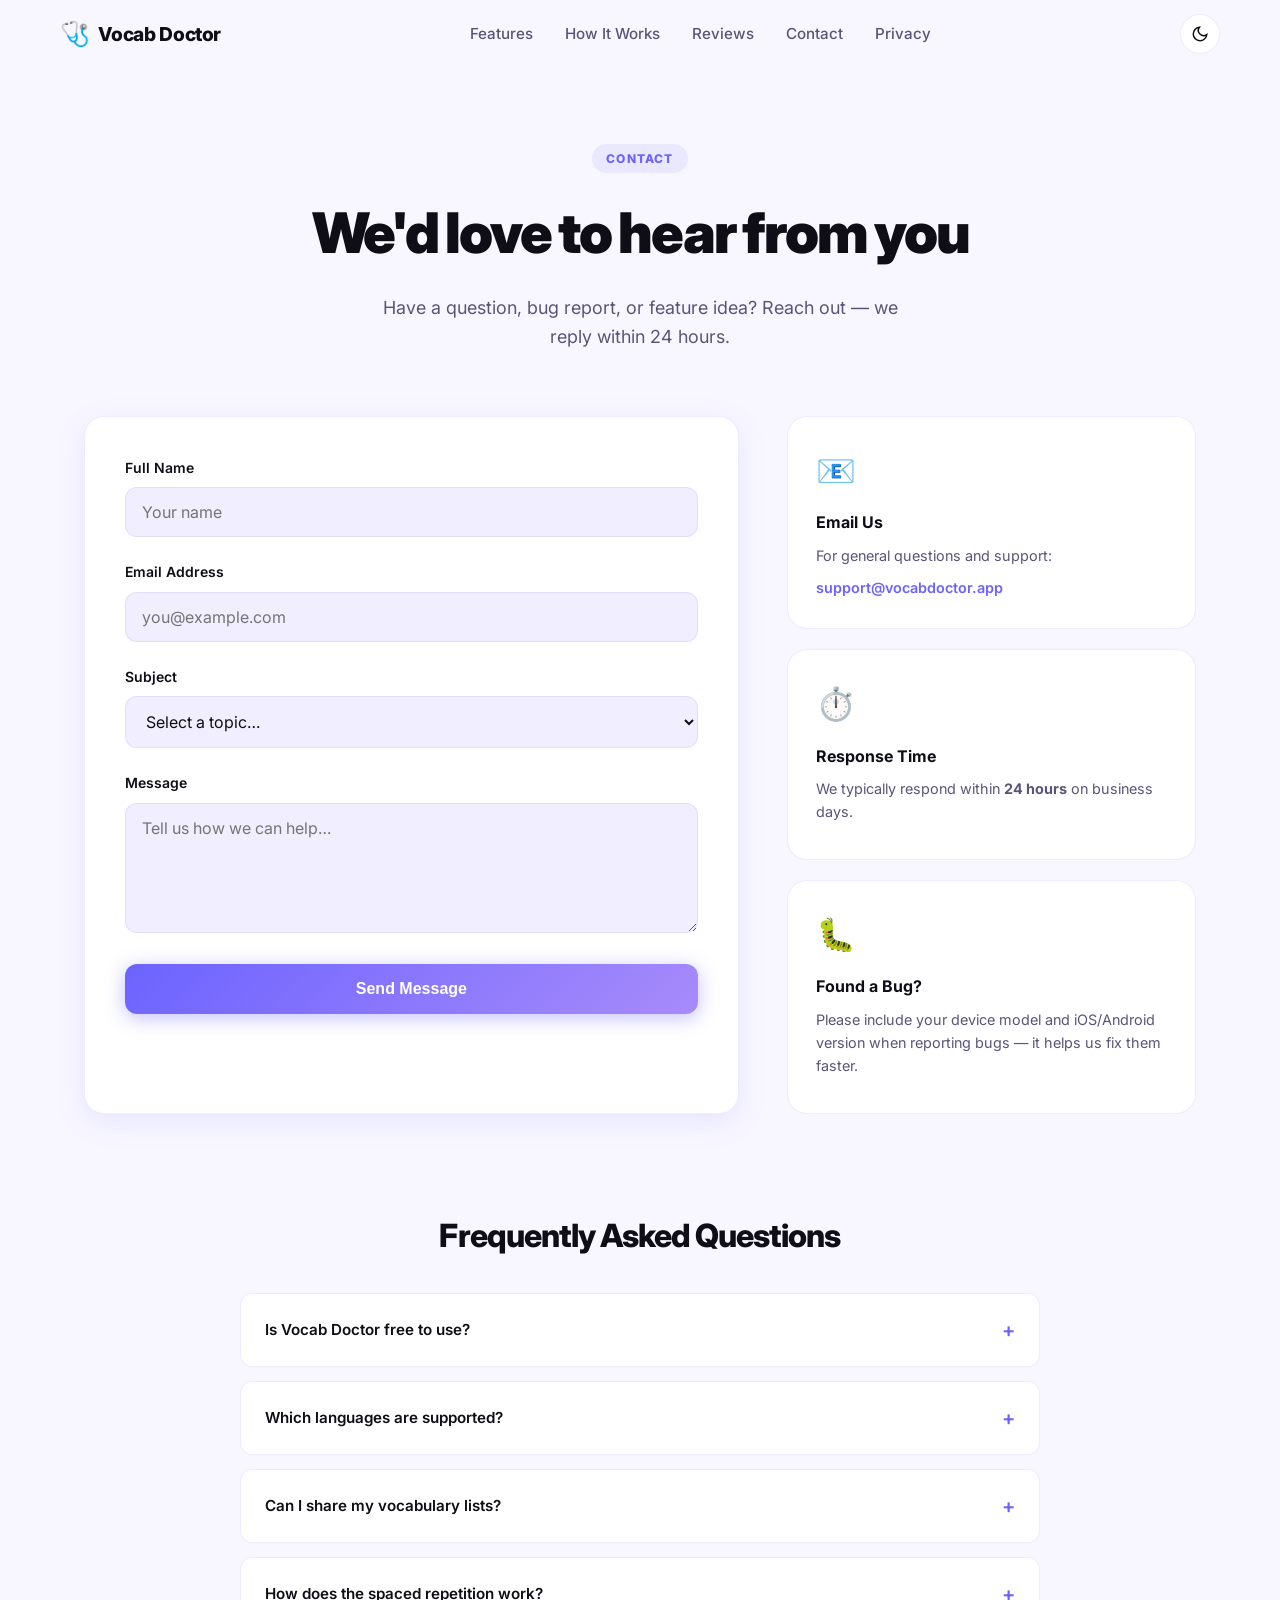
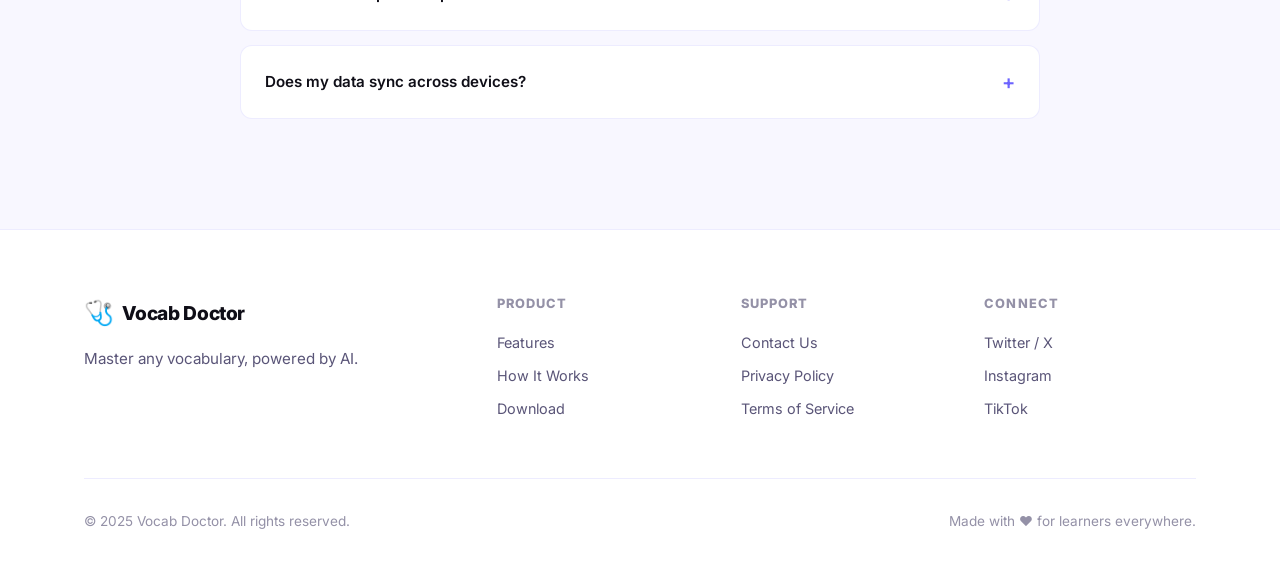
<file: contact.html>
<!DOCTYPE html>
<html lang="en" data-theme="light">
<head>
    <meta charset="UTF-8">
    <meta name="viewport" content="width=device-width, initial-scale=1.0">
    <title>Contact — Vocab Doctor</title>
    <link rel="preconnect" href="https://fonts.googleapis.com">
    <link href="https://fonts.googleapis.com/css2?family=Inter:wght@300;400;500;600;700;800;900&display=swap" rel="stylesheet">
    <link rel="stylesheet" href="styles.css">
</head>
<body>

    <nav class="nav" id="nav">
        <div class="nav-inner">
            <a href="index.html" class="brand">
                <span class="brand-icon">🩺</span>
                <span class="brand-name">Vocab Doctor</span>
            </a>
            <ul class="nav-menu" id="navMenu">
                <li><a href="index.html#features">Features</a></li>
                <li><a href="index.html#how-it-works">How It Works</a></li>
                <li><a href="index.html#testimonials">Reviews</a></li>
                <li><a href="contact.html">Contact</a></li>
                <li><a href="privacy.html">Privacy</a></li>
            </ul>
            <div class="nav-actions">
                <button class="theme-btn" id="themeBtn" aria-label="Toggle theme">
                    <svg class="icon-sun" viewBox="0 0 24 24" fill="none" stroke="currentColor" stroke-width="2"><circle cx="12" cy="12" r="5"/><path d="M12 1v2M12 21v2M4.22 4.22l1.42 1.42M18.36 18.36l1.42 1.42M1 12h2M21 12h2M4.22 19.78l1.42-1.42M18.36 5.64l1.42-1.42"/></svg>
                    <svg class="icon-moon" viewBox="0 0 24 24" fill="none" stroke="currentColor" stroke-width="2"><path d="M21 12.79A9 9 0 1 1 11.21 3 7 7 0 0 0 21 12.79z"/></svg>
                </button>
                <button class="hamburger" id="hamburger" aria-label="Menu">
                    <span></span><span></span><span></span>
                </button>
            </div>
        </div>
    </nav>

    <section class="page-hero">
        <div class="container">
            <div class="section-tag">Contact</div>
            <h1>We'd love to hear from you</h1>
            <p>Have a question, bug report, or feature idea? Reach out — we reply within 24 hours.</p>
        </div>
    </section>

    <div class="container">
        <div class="contact-layout">
            <div class="form-card">
                <form id="contactForm">
                    <div class="form-row">
                        <label for="name">Full Name</label>
                        <input type="text" id="name" placeholder="Your name" required>
                    </div>
                    <div class="form-row">
                        <label for="email">Email Address</label>
                        <input type="email" id="email" placeholder="you@example.com" required>
                    </div>
                    <div class="form-row">
                        <label for="subject">Subject</label>
                        <select id="subject">
                            <option value="">Select a topic…</option>
                            <option>Bug Report</option>
                            <option>Feature Request</option>
                            <option>Account Issue</option>
                            <option>General Question</option>
                            <option>Other</option>
                        </select>
                    </div>
                    <div class="form-row">
                        <label for="message">Message</label>
                        <textarea id="message" placeholder="Tell us how we can help…"></textarea>
                    </div>
                    <button type="submit" class="submit-btn">Send Message</button>
                </form>
                <div class="success-msg" id="successMsg">
                    <div class="checkmark">✓</div>
                    <h3>Message sent!</h3>
                    <p>Thanks for reaching out. We'll get back to you within 24 hours.</p>
                </div>
            </div>

            <div class="info-cards">
                <div class="info-card">
                    <div class="info-card-icon">📧</div>
                    <h3>Email Us</h3>
                    <p>For general questions and support:</p>
                    <a href="mailto:support@vocabdoctor.app">support@vocabdoctor.app</a>
                </div>
                <div class="info-card">
                    <div class="info-card-icon">⏱️</div>
                    <h3>Response Time</h3>
                    <p>We typically respond within <strong>24 hours</strong> on business days.</p>
                </div>
                <div class="info-card">
                    <div class="info-card-icon">🐛</div>
                    <h3>Found a Bug?</h3>
                    <p>Please include your device model and iOS/Android version when reporting bugs — it helps us fix them faster.</p>
                </div>
            </div>
        </div>

        <section class="faq-section">
            <h2>Frequently Asked Questions</h2>
            <div class="faq-list">
                <div class="faq-item">
                    <div class="faq-q">
                        <span>Is Vocab Doctor free to use?</span>
                        <span class="faq-chevron">+</span>
                    </div>
                    <div class="faq-a">
                        <p>Yes! Vocab Doctor is free to download and use. A Pro upgrade is available for unlimited AI enrichment, advanced analytics, and priority support.</p>
                    </div>
                </div>
                <div class="faq-item">
                    <div class="faq-q">
                        <span>Which languages are supported?</span>
                        <span class="faq-chevron">+</span>
                    </div>
                    <div class="faq-a">
                        <p>Vocab Doctor supports 50+ languages including Spanish, French, German, Japanese, Arabic, Chinese, Korean, Portuguese, and many more. The AI enrichment works in all supported languages.</p>
                    </div>
                </div>
                <div class="faq-item">
                    <div class="faq-q">
                        <span>Can I share my vocabulary lists?</span>
                        <span class="faq-chevron">+</span>
                    </div>
                    <div class="faq-a">
                        <p>Yes! You can share any list with classmates or study partners. They'll be able to study your list and even add their own notes and enrichment.</p>
                    </div>
                </div>
                <div class="faq-item">
                    <div class="faq-q">
                        <span>How does the spaced repetition work?</span>
                        <span class="faq-chevron">+</span>
                    </div>
                    <div class="faq-a">
                        <p>We use the SM-2 algorithm to schedule reviews at optimal intervals. After each card, you rate how well you remembered it (Hard / Good / Easy), and the algorithm adjusts when you'll see that card next — reviewing it just before you'd forget it.</p>
                    </div>
                </div>
                <div class="faq-item">
                    <div class="faq-q">
                        <span>Does my data sync across devices?</span>
                        <span class="faq-chevron">+</span>
                    </div>
                    <div class="faq-a">
                        <p>Yes! Your vocabulary lists, progress, and streaks sync seamlessly across all your devices via secure cloud sync — available on both iOS and Android.</p>
                    </div>
                </div>
            </div>
        </section>
    </div>

    <footer class="footer">
        <div class="container">
            <div class="footer-top">
                <div class="footer-brand">
                    <a href="index.html" class="brand">
                        <span class="brand-icon">🩺</span>
                        <span class="brand-name">Vocab Doctor</span>
                    </a>
                    <p>Master any vocabulary, powered by AI.</p>
                </div>
                <div class="footer-links">
                    <div>
                        <h4>Product</h4>
                        <a href="index.html#features">Features</a>
                        <a href="index.html#how-it-works">How It Works</a>
                        <a href="index.html#download">Download</a>
                    </div>
                    <div>
                        <h4>Support</h4>
                        <a href="contact.html">Contact Us</a>
                        <a href="privacy.html">Privacy Policy</a>
                        <a href="#">Terms of Service</a>
                    </div>
                    <div>
                        <h4>Connect</h4>
                        <a href="#">Twitter / X</a>
                        <a href="#">Instagram</a>
                        <a href="#">TikTok</a>
                    </div>
                </div>
            </div>
            <div class="footer-bottom">
                <p>&copy; 2025 Vocab Doctor. All rights reserved.</p>
                <p>Made with ❤️ for learners everywhere.</p>
            </div>
        </div>
    </footer>

    <script src="script.js"></script>
</body>
</html>
</file>
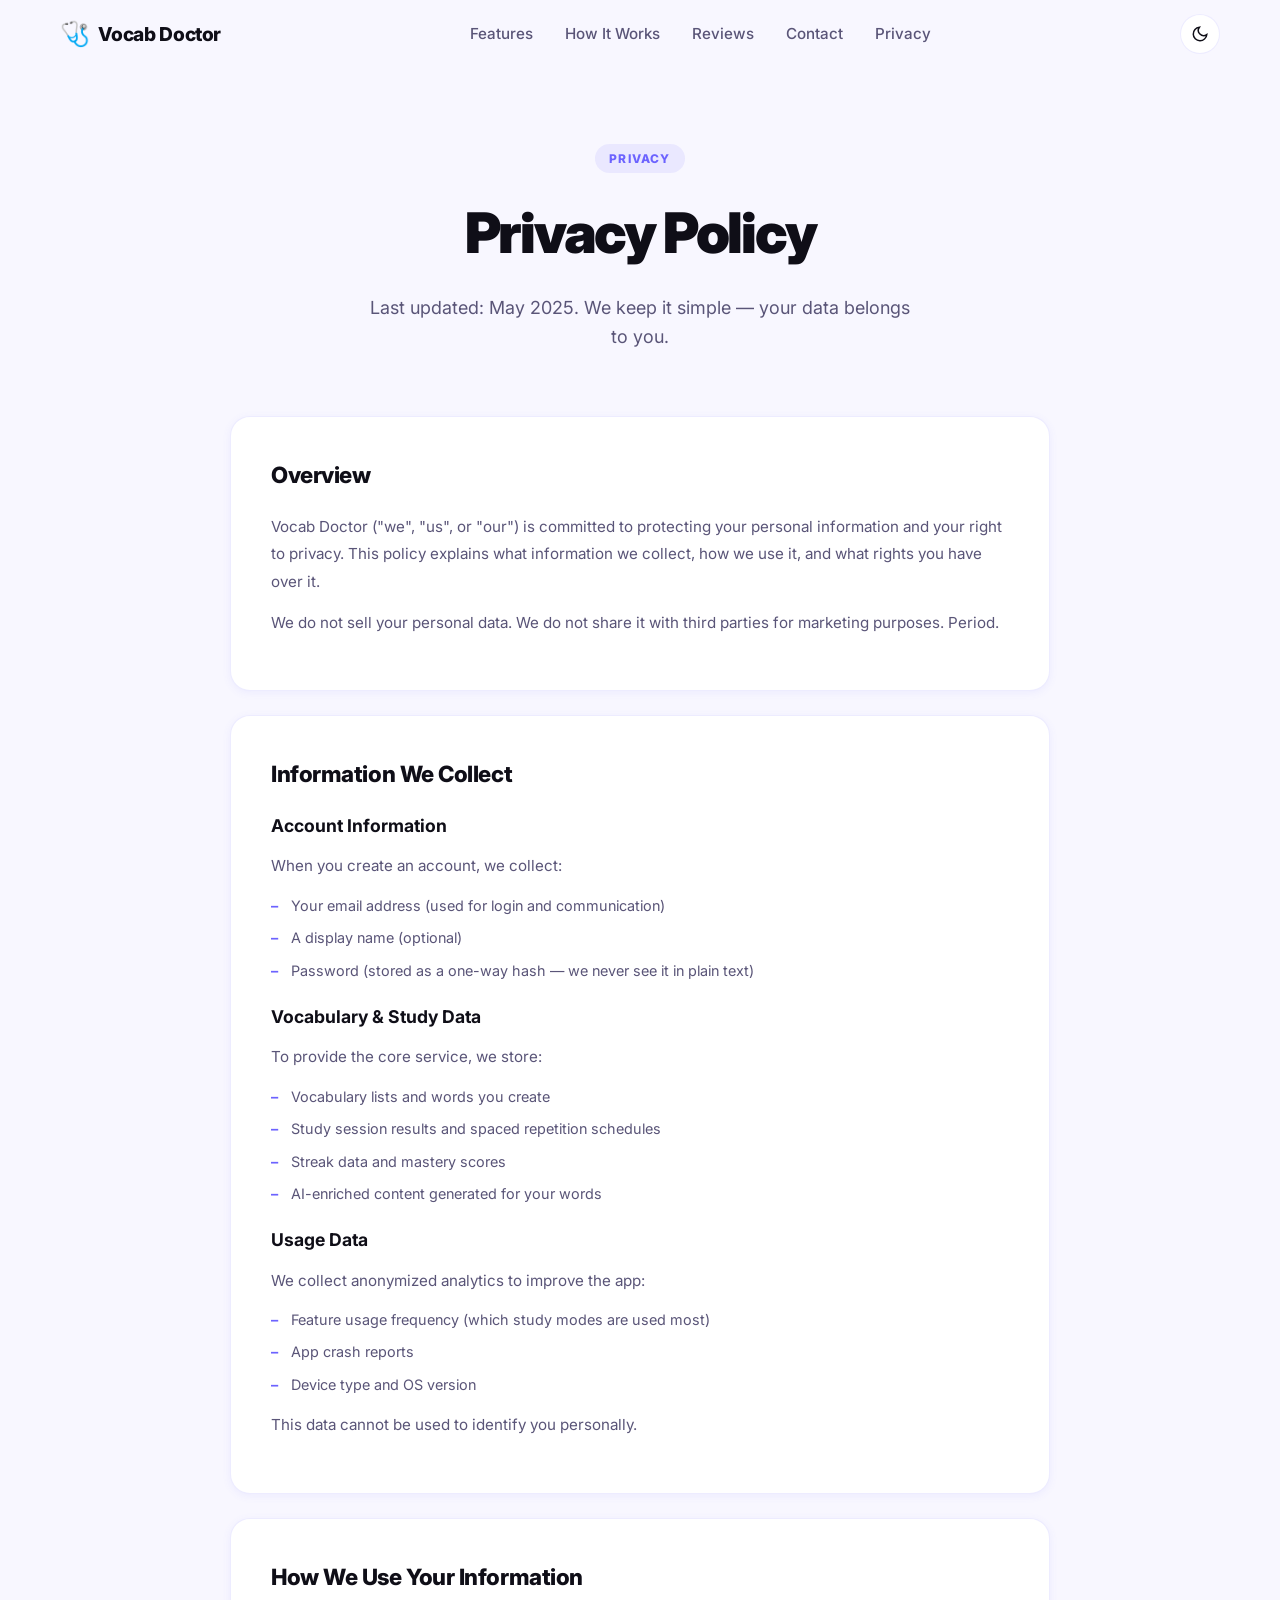
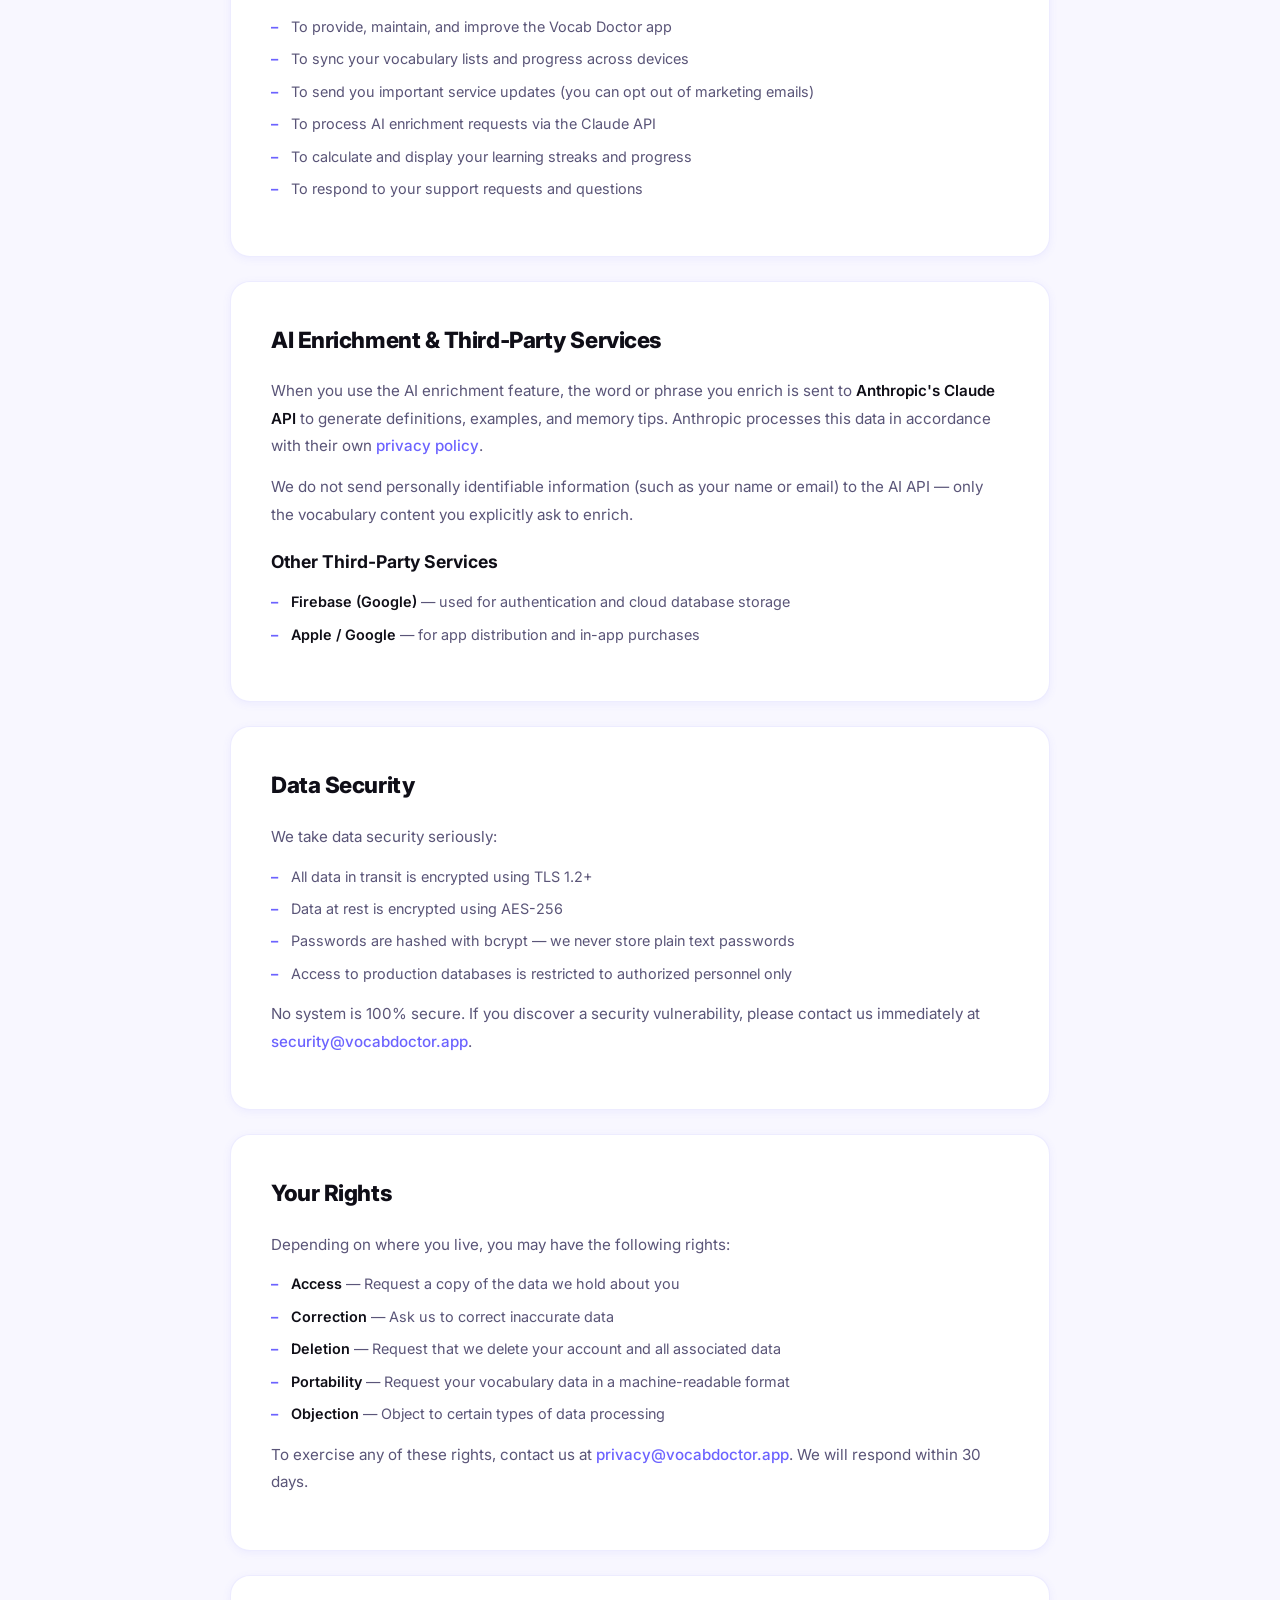
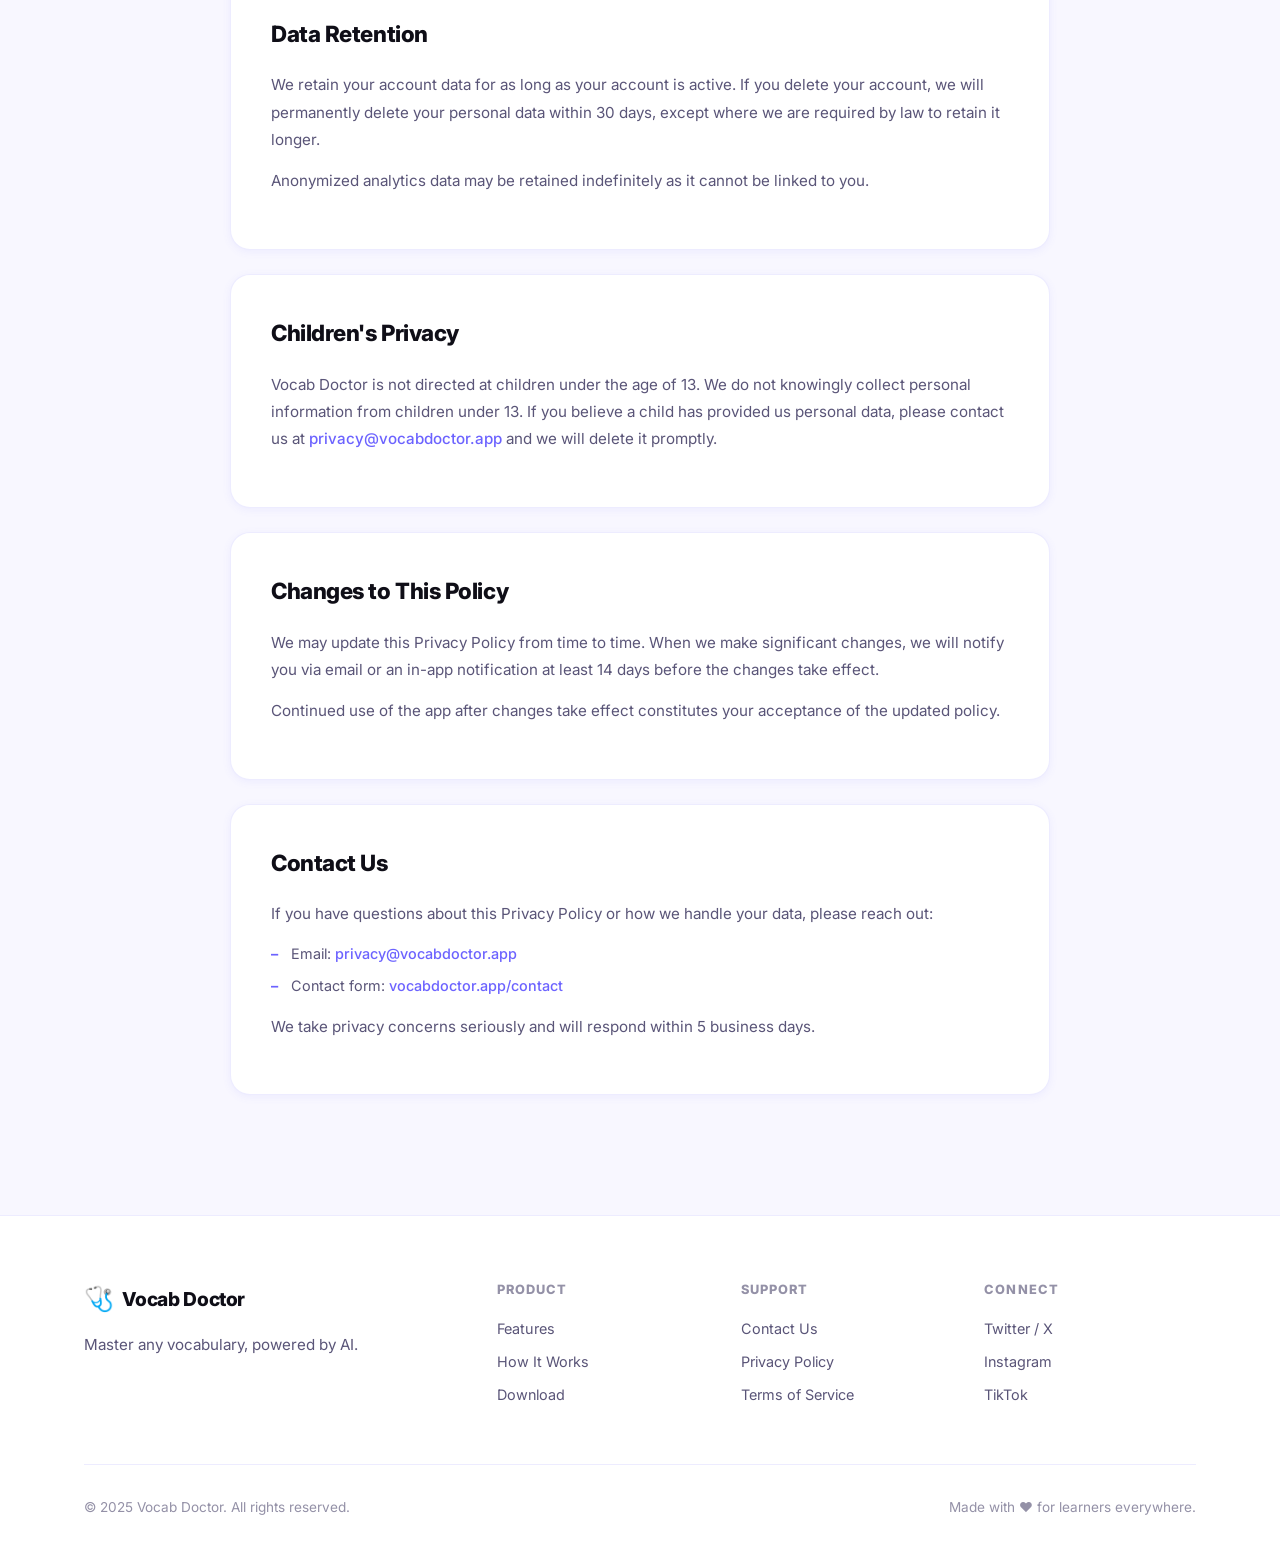
<file: privacy.html>
<!DOCTYPE html>
<html lang="en" data-theme="light">
<head>
    <meta charset="UTF-8">
    <meta name="viewport" content="width=device-width, initial-scale=1.0">
    <title>Privacy Policy — Vocab Doctor</title>
    <link rel="preconnect" href="https://fonts.googleapis.com">
    <link href="https://fonts.googleapis.com/css2?family=Inter:wght@300;400;500;600;700;800;900&display=swap" rel="stylesheet">
    <link rel="stylesheet" href="styles.css">
</head>
<body>

    <nav class="nav" id="nav">
        <div class="nav-inner">
            <a href="index.html" class="brand">
                <span class="brand-icon">🩺</span>
                <span class="brand-name">Vocab Doctor</span>
            </a>
            <ul class="nav-menu" id="navMenu">
                <li><a href="index.html#features">Features</a></li>
                <li><a href="index.html#how-it-works">How It Works</a></li>
                <li><a href="index.html#testimonials">Reviews</a></li>
                <li><a href="contact.html">Contact</a></li>
                <li><a href="privacy.html">Privacy</a></li>
            </ul>
            <div class="nav-actions">
                <button class="theme-btn" id="themeBtn" aria-label="Toggle theme">
                    <svg class="icon-sun" viewBox="0 0 24 24" fill="none" stroke="currentColor" stroke-width="2"><circle cx="12" cy="12" r="5"/><path d="M12 1v2M12 21v2M4.22 4.22l1.42 1.42M18.36 18.36l1.42 1.42M1 12h2M21 12h2M4.22 19.78l1.42-1.42M18.36 5.64l1.42-1.42"/></svg>
                    <svg class="icon-moon" viewBox="0 0 24 24" fill="none" stroke="currentColor" stroke-width="2"><path d="M21 12.79A9 9 0 1 1 11.21 3 7 7 0 0 0 21 12.79z"/></svg>
                </button>
                <button class="hamburger" id="hamburger" aria-label="Menu">
                    <span></span><span></span><span></span>
                </button>
            </div>
        </div>
    </nav>

    <section class="page-hero">
        <div class="container">
            <div class="section-tag">Privacy</div>
            <h1>Privacy Policy</h1>
            <p>Last updated: May 2025. We keep it simple — your data belongs to you.</p>
        </div>
    </section>

    <div class="container">
        <div class="policy-body">

            <div class="policy-card">
                <h2>Overview</h2>
                <p>Vocab Doctor ("we", "us", or "our") is committed to protecting your personal information and your right to privacy. This policy explains what information we collect, how we use it, and what rights you have over it.</p>
                <p>We do not sell your personal data. We do not share it with third parties for marketing purposes. Period.</p>
            </div>

            <div class="policy-card">
                <h2>Information We Collect</h2>
                <h3>Account Information</h3>
                <p>When you create an account, we collect:</p>
                <ul>
                    <li>Your email address (used for login and communication)</li>
                    <li>A display name (optional)</li>
                    <li>Password (stored as a one-way hash — we never see it in plain text)</li>
                </ul>
                <h3>Vocabulary &amp; Study Data</h3>
                <p>To provide the core service, we store:</p>
                <ul>
                    <li>Vocabulary lists and words you create</li>
                    <li>Study session results and spaced repetition schedules</li>
                    <li>Streak data and mastery scores</li>
                    <li>AI-enriched content generated for your words</li>
                </ul>
                <h3>Usage Data</h3>
                <p>We collect anonymized analytics to improve the app:</p>
                <ul>
                    <li>Feature usage frequency (which study modes are used most)</li>
                    <li>App crash reports</li>
                    <li>Device type and OS version</li>
                </ul>
                <p>This data cannot be used to identify you personally.</p>
            </div>

            <div class="policy-card">
                <h2>How We Use Your Information</h2>
                <ul>
                    <li>To provide, maintain, and improve the Vocab Doctor app</li>
                    <li>To sync your vocabulary lists and progress across devices</li>
                    <li>To send you important service updates (you can opt out of marketing emails)</li>
                    <li>To process AI enrichment requests via the Claude API</li>
                    <li>To calculate and display your learning streaks and progress</li>
                    <li>To respond to your support requests and questions</li>
                </ul>
            </div>

            <div class="policy-card">
                <h2>AI Enrichment &amp; Third-Party Services</h2>
                <p>When you use the AI enrichment feature, the word or phrase you enrich is sent to <strong>Anthropic's Claude API</strong> to generate definitions, examples, and memory tips. Anthropic processes this data in accordance with their own <a href="https://www.anthropic.com/privacy" target="_blank" rel="noopener">privacy policy</a>.</p>
                <p>We do not send personally identifiable information (such as your name or email) to the AI API — only the vocabulary content you explicitly ask to enrich.</p>
                <h3>Other Third-Party Services</h3>
                <ul>
                    <li><strong>Firebase (Google)</strong> — used for authentication and cloud database storage</li>
                    <li><strong>Apple / Google</strong> — for app distribution and in-app purchases</li>
                </ul>
            </div>

            <div class="policy-card">
                <h2>Data Security</h2>
                <p>We take data security seriously:</p>
                <ul>
                    <li>All data in transit is encrypted using TLS 1.2+</li>
                    <li>Data at rest is encrypted using AES-256</li>
                    <li>Passwords are hashed with bcrypt — we never store plain text passwords</li>
                    <li>Access to production databases is restricted to authorized personnel only</li>
                </ul>
                <p>No system is 100% secure. If you discover a security vulnerability, please contact us immediately at <a href="mailto:security@vocabdoctor.app">security@vocabdoctor.app</a>.</p>
            </div>

            <div class="policy-card">
                <h2>Your Rights</h2>
                <p>Depending on where you live, you may have the following rights:</p>
                <ul>
                    <li><strong>Access</strong> — Request a copy of the data we hold about you</li>
                    <li><strong>Correction</strong> — Ask us to correct inaccurate data</li>
                    <li><strong>Deletion</strong> — Request that we delete your account and all associated data</li>
                    <li><strong>Portability</strong> — Request your vocabulary data in a machine-readable format</li>
                    <li><strong>Objection</strong> — Object to certain types of data processing</li>
                </ul>
                <p>To exercise any of these rights, contact us at <a href="mailto:privacy@vocabdoctor.app">privacy@vocabdoctor.app</a>. We will respond within 30 days.</p>
            </div>

            <div class="policy-card">
                <h2>Data Retention</h2>
                <p>We retain your account data for as long as your account is active. If you delete your account, we will permanently delete your personal data within 30 days, except where we are required by law to retain it longer.</p>
                <p>Anonymized analytics data may be retained indefinitely as it cannot be linked to you.</p>
            </div>

            <div class="policy-card">
                <h2>Children's Privacy</h2>
                <p>Vocab Doctor is not directed at children under the age of 13. We do not knowingly collect personal information from children under 13. If you believe a child has provided us personal data, please contact us at <a href="mailto:privacy@vocabdoctor.app">privacy@vocabdoctor.app</a> and we will delete it promptly.</p>
            </div>

            <div class="policy-card">
                <h2>Changes to This Policy</h2>
                <p>We may update this Privacy Policy from time to time. When we make significant changes, we will notify you via email or an in-app notification at least 14 days before the changes take effect.</p>
                <p>Continued use of the app after changes take effect constitutes your acceptance of the updated policy.</p>
            </div>

            <div class="policy-card">
                <h2>Contact Us</h2>
                <p>If you have questions about this Privacy Policy or how we handle your data, please reach out:</p>
                <ul>
                    <li>Email: <a href="mailto:privacy@vocabdoctor.app">privacy@vocabdoctor.app</a></li>
                    <li>Contact form: <a href="contact.html">vocabdoctor.app/contact</a></li>
                </ul>
                <p>We take privacy concerns seriously and will respond within 5 business days.</p>
            </div>

        </div>
    </div>

    <footer class="footer">
        <div class="container">
            <div class="footer-top">
                <div class="footer-brand">
                    <a href="index.html" class="brand">
                        <span class="brand-icon">🩺</span>
                        <span class="brand-name">Vocab Doctor</span>
                    </a>
                    <p>Master any vocabulary, powered by AI.</p>
                </div>
                <div class="footer-links">
                    <div>
                        <h4>Product</h4>
                        <a href="index.html#features">Features</a>
                        <a href="index.html#how-it-works">How It Works</a>
                        <a href="index.html#download">Download</a>
                    </div>
                    <div>
                        <h4>Support</h4>
                        <a href="contact.html">Contact Us</a>
                        <a href="privacy.html">Privacy Policy</a>
                        <a href="#">Terms of Service</a>
                    </div>
                    <div>
                        <h4>Connect</h4>
                        <a href="#">Twitter / X</a>
                        <a href="#">Instagram</a>
                        <a href="#">TikTok</a>
                    </div>
                </div>
            </div>
            <div class="footer-bottom">
                <p>&copy; 2025 Vocab Doctor. All rights reserved.</p>
                <p>Made with ❤️ for learners everywhere.</p>
            </div>
        </div>
    </footer>

    <script src="script.js"></script>
</body>
</html>
</file>
<file: styles.css>
/* ===========================
   Base & Reset
=========================== */
*, *::before, *::after { box-sizing: border-box; margin: 0; padding: 0; }

:root {
    --bg: #f8f7ff;
    --bg2: #ffffff;
    --bg3: #f0eeff;
    --text: #0f0e17;
    --text2: #5a5578;
    --text3: #9491a7;
    --accent: #6c63ff;
    --accent2: #a78bfa;
    --accent3: #06b6d4;
    --green: #10b981;
    --orange: #f97316;
    --pink: #ec4899;
    --border: rgba(108, 99, 255, 0.12);
    --shadow-sm: 0 2px 8px rgba(108,99,255,.08);
    --shadow: 0 8px 30px rgba(108,99,255,.12);
    --shadow-lg: 0 20px 60px rgba(108,99,255,.18);
    --radius: 20px;
    --radius-sm: 12px;
}

[data-theme="dark"] {
    --bg: #0d0c1a;
    --bg2: #15132b;
    --bg3: #1c1a35;
    --text: #f5f3ff;
    --text2: #a09bbf;
    --text3: #6b6785;
    --border: rgba(108, 99, 255, 0.2);
    --shadow-sm: 0 2px 8px rgba(0,0,0,.3);
    --shadow: 0 8px 30px rgba(0,0,0,.4);
    --shadow-lg: 0 20px 60px rgba(0,0,0,.5);
}

html { scroll-behavior: smooth; }

body {
    font-family: 'Inter', -apple-system, BlinkMacSystemFont, sans-serif;
    background: var(--bg);
    color: var(--text);
    line-height: 1.6;
    overflow-x: hidden;
    transition: background .3s, color .3s;
}

a { text-decoration: none; color: inherit; }
img { display: block; }

.container {
    max-width: 1160px;
    margin: 0 auto;
    padding: 0 1.5rem;
}

/* ===========================
   Navigation
=========================== */
.nav {
    position: fixed;
    top: 0; left: 0; right: 0;
    z-index: 1000;
    padding: .875rem 1.5rem;
    transition: background .3s, backdrop-filter .3s, box-shadow .3s;
}

.nav.scrolled {
    background: rgba(var(--bg-rgb, 248,247,255), .85);
    backdrop-filter: blur(20px);
    box-shadow: var(--shadow-sm);
}

[data-theme="dark"] .nav.scrolled {
    background: rgba(13,12,26,.85);
}

.nav-inner {
    max-width: 1160px;
    margin: 0 auto;
    display: flex;
    align-items: center;
    justify-content: space-between;
    gap: 2rem;
}

.brand {
    display: flex;
    align-items: center;
    gap: .5rem;
    font-weight: 800;
    font-size: 1.2rem;
    letter-spacing: -.02em;
}

.brand-icon { font-size: 1.5rem; }

.nav-menu {
    display: flex;
    list-style: none;
    gap: 2rem;
}

.nav-menu a {
    font-size: .95rem;
    font-weight: 500;
    color: var(--text2);
    transition: color .2s;
}

.nav-menu a:hover { color: var(--accent); }

.nav-actions {
    display: flex;
    align-items: center;
    gap: .75rem;
}

.theme-btn {
    background: var(--bg2);
    border: 1px solid var(--border);
    border-radius: 50%;
    width: 40px; height: 40px;
    display: flex; align-items: center; justify-content: center;
    cursor: pointer;
    color: var(--text);
    transition: background .2s, transform .2s;
}

.theme-btn:hover { transform: rotate(20deg); }

.theme-btn svg {
    width: 18px; height: 18px;
    pointer-events: none;
}

.icon-sun { display: none; }
.icon-moon { display: block; }
[data-theme="dark"] .icon-sun { display: block; }
[data-theme="dark"] .icon-moon { display: none; }

.hamburger {
    display: none;
    flex-direction: column;
    gap: 5px;
    background: none;
    border: none;
    cursor: pointer;
    padding: 4px;
}

.hamburger span {
    display: block;
    width: 22px; height: 2px;
    background: var(--text);
    border-radius: 2px;
    transition: transform .3s, opacity .3s;
}

/* ===========================
   Hero
=========================== */
.hero {
    position: relative;
    padding: 9rem 0 6rem;
    overflow: hidden;
}

.hero-bg {
    position: absolute;
    inset: 0;
    z-index: 0;
    pointer-events: none;
}

.blob {
    position: absolute;
    border-radius: 50%;
    filter: blur(80px);
    opacity: .35;
}

[data-theme="dark"] .blob { opacity: .2; }

.blob-1 {
    width: 600px; height: 600px;
    background: radial-gradient(circle, #6c63ff, #a78bfa);
    top: -200px; left: -100px;
    animation: blobFloat 8s ease-in-out infinite;
}

.blob-2 {
    width: 400px; height: 400px;
    background: radial-gradient(circle, #06b6d4, #3b82f6);
    top: 100px; right: -150px;
    animation: blobFloat 10s ease-in-out infinite reverse;
}

.blob-3 {
    width: 300px; height: 300px;
    background: radial-gradient(circle, #ec4899, #f97316);
    bottom: -100px; left: 40%;
    animation: blobFloat 12s ease-in-out infinite;
}

@keyframes blobFloat {
    0%, 100% { transform: translate(0, 0) scale(1); }
    33% { transform: translate(20px, -20px) scale(1.05); }
    66% { transform: translate(-15px, 15px) scale(.97); }
}

.hero-grid {
    position: relative;
    z-index: 1;
    display: grid;
    grid-template-columns: 1fr 1fr;
    gap: 4rem;
    align-items: center;
}

.pill-badge {
    display: inline-flex;
    align-items: center;
    gap: .5rem;
    background: var(--bg2);
    border: 1px solid var(--border);
    border-radius: 100px;
    padding: .4rem 1rem;
    font-size: .8rem;
    font-weight: 600;
    color: var(--accent);
    margin-bottom: 1.5rem;
    box-shadow: var(--shadow-sm);
}

.pulse-dot {
    width: 8px; height: 8px;
    background: var(--green);
    border-radius: 50%;
    animation: pulse 2s ease-in-out infinite;
}

@keyframes pulse {
    0%, 100% { box-shadow: 0 0 0 0 rgba(16,185,129,.6); }
    50% { box-shadow: 0 0 0 6px rgba(16,185,129,0); }
}

.hero-title {
    font-size: clamp(2.5rem, 5vw, 3.75rem);
    font-weight: 900;
    line-height: 1.1;
    letter-spacing: -.03em;
    margin-bottom: 1.5rem;
}

.highlight {
    background: linear-gradient(135deg, var(--accent) 0%, var(--accent2) 50%, var(--accent3) 100%);
    -webkit-background-clip: text;
    -webkit-text-fill-color: transparent;
    background-clip: text;
}

.hero-desc {
    font-size: 1.125rem;
    color: var(--text2);
    line-height: 1.7;
    margin-bottom: 2.5rem;
    max-width: 500px;
}

.hero-cta {
    display: flex;
    gap: 1rem;
    flex-wrap: wrap;
    margin-bottom: 2.5rem;
}

.btn {
    display: inline-flex;
    align-items: center;
    gap: .5rem;
    padding: .875rem 1.75rem;
    border-radius: var(--radius-sm);
    font-weight: 700;
    font-size: .95rem;
    transition: all .25s;
    cursor: pointer;
}

.btn svg { width: 18px; height: 18px; flex-shrink: 0; }

.btn-primary {
    background: linear-gradient(135deg, var(--accent), var(--accent2));
    color: #fff;
    box-shadow: 0 4px 20px rgba(108,99,255,.45);
}

.btn-primary:hover {
    transform: translateY(-2px);
    box-shadow: 0 8px 30px rgba(108,99,255,.6);
}

.btn-secondary {
    background: var(--bg2);
    color: var(--text);
    border: 2px solid var(--border);
    box-shadow: var(--shadow-sm);
}

.btn-secondary:hover {
    transform: translateY(-2px);
    border-color: var(--accent);
    color: var(--accent);
    box-shadow: var(--shadow);
}

.social-proof {
    display: flex;
    align-items: center;
    gap: 1rem;
}

.avatars {
    display: flex;
}

.avatars img {
    width: 32px; height: 32px;
    border-radius: 50%;
    border: 2px solid var(--bg);
    margin-left: -8px;
}

.avatars img:first-child { margin-left: 0; }

.social-proof p {
    font-size: .875rem;
    color: var(--text2);
}

.social-proof strong { color: var(--text); }

/* Phone Mockup */
.hero-visual {
    position: relative;
    display: flex;
    justify-content: center;
}

.phone-shell {
    width: 300px;
    background: var(--bg2);
    border-radius: 40px;
    box-shadow: var(--shadow-lg), inset 0 0 0 1px var(--border);
    padding: 1.5rem 1.25rem 1.75rem;
    position: relative;
}

.phone-shell::before {
    content: '';
    position: absolute;
    top: .75rem; left: 50%; transform: translateX(-50%);
    width: 80px; height: 4px;
    background: var(--border);
    border-radius: 2px;
}

.phone-screen {
    background: var(--bg3);
    border-radius: 24px;
    padding: 1.25rem 1rem;
    overflow: hidden;
}

.phone-header {
    display: flex;
    align-items: center;
    justify-content: space-between;
    font-size: .75rem;
    font-weight: 700;
    margin-bottom: 1.25rem;
    color: var(--text2);
}

.phone-logo { font-size: 1rem; }

.streak-chip {
    background: rgba(249,115,22,.15);
    color: var(--orange);
    font-size: .7rem;
    font-weight: 700;
    padding: 2px 8px;
    border-radius: 100px;
}

.flip-card-wrap {
    perspective: 1000px;
    margin-bottom: 1rem;
}

.flip-card {
    width: 100%;
    height: 120px;
    position: relative;
    transform-style: preserve-3d;
    transition: transform .6s cubic-bezier(.4,0,.2,1);
    cursor: pointer;
}

.flip-card.flipped { transform: rotateY(180deg); }

.flip-front, .flip-back {
    position: absolute;
    inset: 0;
    background: var(--bg2);
    border-radius: var(--radius-sm);
    padding: 1rem;
    backface-visibility: hidden;
    box-shadow: var(--shadow-sm);
    border: 1px solid var(--border);
    display: flex;
    flex-direction: column;
    justify-content: center;
}

.flip-back { transform: rotateY(180deg); }

.card-tag {
    font-size: .65rem;
    font-weight: 800;
    text-transform: uppercase;
    letter-spacing: .06em;
    color: var(--accent);
    background: rgba(108,99,255,.1);
    padding: 2px 8px;
    border-radius: 100px;
    display: inline-block;
    margin-bottom: .5rem;
    width: fit-content;
}

.card-word {
    font-size: 1.25rem;
    font-weight: 800;
    letter-spacing: -.02em;
    color: var(--text);
    margin-bottom: .25rem;
}

.card-hint {
    font-size: .7rem;
    color: var(--text3);
}

.card-def {
    font-size: .85rem;
    font-weight: 600;
    color: var(--text);
    margin-bottom: .5rem;
}

.card-example {
    font-size: .7rem;
    color: var(--text2);
    font-style: italic;
    line-height: 1.4;
}

.card-dots {
    display: flex;
    justify-content: center;
    gap: .4rem;
    margin-bottom: .875rem;
}

.dot {
    width: 6px; height: 6px;
    border-radius: 50%;
    background: var(--border);
    transition: background .3s, width .3s;
}

.dot.active {
    background: var(--accent);
    width: 18px;
    border-radius: 3px;
}

.rate-row {
    display: flex;
    gap: .5rem;
    margin-bottom: 1rem;
}

.rate-btn {
    flex: 1;
    padding: .4rem;
    border-radius: 8px;
    font-size: .7rem;
    font-weight: 700;
    border: none;
    cursor: pointer;
    transition: transform .15s;
}

.rate-btn:hover { transform: scale(1.05); }

.rate-hard { background: rgba(239,68,68,.15); color: #ef4444; }
.rate-ok { background: rgba(249,115,22,.15); color: var(--orange); }
.rate-easy { background: rgba(16,185,129,.15); color: var(--green); }

.mini-stats {
    display: flex;
    justify-content: space-around;
}

.mini-num {
    font-size: .9rem;
    font-weight: 800;
    color: var(--accent);
    text-align: center;
}

.mini-lbl {
    font-size: .6rem;
    color: var(--text3);
    text-align: center;
}

/* Floating chips */
.float-chip {
    position: absolute;
    background: var(--bg2);
    border: 1px solid var(--border);
    border-radius: 100px;
    padding: .5rem 1rem;
    font-size: .75rem;
    font-weight: 700;
    display: flex;
    align-items: center;
    gap: .4rem;
    box-shadow: var(--shadow);
    animation: floatChip 3s ease-in-out infinite;
}

.chip-ai { top: 20%; right: -20px; animation-delay: 0s; }
.chip-streak { bottom: 25%; left: -20px; animation-delay: 1.5s; }

@keyframes floatChip {
    0%, 100% { transform: translateY(0); }
    50% { transform: translateY(-8px); }
}

/* ===========================
   Trust / Subjects
=========================== */
.trust {
    padding: 3rem 0;
    border-top: 1px solid var(--border);
    border-bottom: 1px solid var(--border);
    background: var(--bg2);
}

.trust-label {
    text-align: center;
    font-size: .8rem;
    font-weight: 600;
    text-transform: uppercase;
    letter-spacing: .08em;
    color: var(--text3);
    margin-bottom: 1.5rem;
}

.subject-chips {
    display: flex;
    flex-wrap: wrap;
    justify-content: center;
    gap: .75rem;
}

.subject-chips span {
    background: var(--bg3);
    border: 1px solid var(--border);
    border-radius: 100px;
    padding: .4rem .9rem;
    font-size: .85rem;
    font-weight: 500;
    color: var(--text2);
    transition: all .2s;
}

.subject-chips span:hover {
    background: var(--accent);
    color: #fff;
    border-color: var(--accent);
    transform: translateY(-2px);
}

/* ===========================
   Sections Shared
=========================== */
.section-header {
    text-align: center;
    max-width: 620px;
    margin: 0 auto 4rem;
}

.section-tag {
    display: inline-block;
    font-size: .75rem;
    font-weight: 800;
    text-transform: uppercase;
    letter-spacing: .1em;
    color: var(--accent);
    background: rgba(108,99,255,.1);
    padding: .3rem .9rem;
    border-radius: 100px;
    margin-bottom: 1rem;
}

.section-title {
    font-size: clamp(1.75rem, 4vw, 2.75rem);
    font-weight: 800;
    letter-spacing: -.03em;
    line-height: 1.2;
    margin-bottom: 1rem;
}

.section-desc {
    font-size: 1.1rem;
    color: var(--text2);
}

/* ===========================
   Features
=========================== */
.features {
    padding: 6rem 0;
    background: var(--bg2);
}

.features-grid {
    display: grid;
    grid-template-columns: repeat(3, 1fr);
    grid-template-rows: auto auto;
    gap: 1.5rem;
}

.feature-card {
    background: var(--bg3);
    border: 1px solid var(--border);
    border-radius: var(--radius);
    padding: 2rem;
    transition: transform .3s, box-shadow .3s;
}

.feature-card:hover {
    transform: translateY(-4px);
    box-shadow: var(--shadow);
}

.feature-card.card-large {
    grid-column: span 2;
}

.feature-icon-wrap {
    width: 52px; height: 52px;
    border-radius: 14px;
    display: flex; align-items: center; justify-content: center;
    margin-bottom: 1.25rem;
}

.feature-icon-wrap svg { width: 26px; height: 26px; }

.feature-icon-wrap.purple { background: rgba(108,99,255,.15); color: var(--accent); }
.feature-icon-wrap.blue { background: rgba(59,130,246,.15); color: #3b82f6; }
.feature-icon-wrap.green { background: rgba(16,185,129,.15); color: var(--green); }
.feature-icon-wrap.orange { background: rgba(249,115,22,.15); color: var(--orange); }
.feature-icon-wrap.pink { background: rgba(236,72,153,.15); color: var(--pink); }
.feature-icon-wrap.teal { background: rgba(6,182,212,.15); color: var(--accent3); }

.feature-card h3 {
    font-size: 1.15rem;
    font-weight: 700;
    margin-bottom: .75rem;
    letter-spacing: -.02em;
}

.feature-card p {
    font-size: .95rem;
    color: var(--text2);
    line-height: 1.65;
}

.feature-demo {
    margin-top: 1.5rem;
    padding: 1rem;
    background: var(--bg2);
    border-radius: var(--radius-sm);
    border: 1px solid var(--border);
}

.ai-chip {
    display: inline-block;
    background: rgba(108,99,255,.15);
    color: var(--accent);
    border-radius: 100px;
    padding: 2px 10px;
    font-size: .7rem;
    font-weight: 800;
    margin-bottom: .5rem;
}

.ai-example {
    font-size: .85rem;
    font-family: monospace;
    color: var(--text2);
}

.sync-icons {
    display: flex;
    align-items: center;
    gap: .75rem;
    font-size: 1.25rem;
}

.sync-icons svg { color: var(--text3); }

/* ===========================
   How It Works
=========================== */
.how-it-works {
    padding: 6rem 0;
}

.steps-grid {
    display: flex;
    align-items: center;
    gap: 1rem;
}

.step {
    flex: 1;
    background: var(--bg2);
    border: 1px solid var(--border);
    border-radius: var(--radius);
    padding: 2.5rem 2rem;
    text-align: center;
    transition: transform .3s, box-shadow .3s;
}

.step:hover {
    transform: translateY(-4px);
    box-shadow: var(--shadow);
}

.step-num {
    font-size: .75rem;
    font-weight: 900;
    letter-spacing: .1em;
    color: var(--accent);
    margin-bottom: 1rem;
}

.step-icon {
    font-size: 3rem;
    margin-bottom: 1rem;
}

.step h3 {
    font-size: 1.15rem;
    font-weight: 700;
    margin-bottom: .75rem;
    letter-spacing: -.02em;
}

.step p {
    font-size: .9rem;
    color: var(--text2);
    line-height: 1.65;
}

.step-arrow {
    font-size: 2rem;
    color: var(--accent);
    opacity: .4;
    flex-shrink: 0;
}

/* ===========================
   Stats
=========================== */
.stats-section {
    padding: 5rem 0;
    background: linear-gradient(135deg, var(--accent) 0%, var(--accent2) 50%, var(--accent3) 100%);
}

.stats-grid {
    display: grid;
    grid-template-columns: repeat(4, 1fr);
    gap: 2rem;
    text-align: center;
}

.stat-block {
    color: #fff;
}

.stat-number {
    font-size: clamp(2.5rem, 5vw, 3.5rem);
    font-weight: 900;
    letter-spacing: -.04em;
    display: inline;
}

.stat-suffix {
    font-size: clamp(1.5rem, 3vw, 2rem);
    font-weight: 900;
    display: inline;
    opacity: .8;
}

.stat-label {
    font-size: .9rem;
    margin-top: .5rem;
    opacity: .8;
    font-weight: 500;
}

/* ===========================
   Testimonials
=========================== */
.testimonials {
    padding: 6rem 0;
    background: var(--bg2);
}

.testimonials-grid {
    display: grid;
    grid-template-columns: repeat(3, 1fr);
    gap: 1.5rem;
}

.tcard {
    background: var(--bg3);
    border: 1px solid var(--border);
    border-radius: var(--radius);
    padding: 2rem;
    transition: transform .3s, box-shadow .3s;
}

.tcard:hover {
    transform: translateY(-4px);
    box-shadow: var(--shadow);
}

.tcard-stars {
    color: #f59e0b;
    font-size: 1rem;
    margin-bottom: 1rem;
    letter-spacing: .1em;
}

.tcard p {
    font-size: .95rem;
    color: var(--text2);
    line-height: 1.7;
    margin-bottom: 1.5rem;
    font-style: italic;
}

.tcard-author {
    display: flex;
    align-items: center;
    gap: .875rem;
}

.tcard-author img {
    width: 44px; height: 44px;
    border-radius: 50%;
    border: 2px solid var(--border);
}

.tcard-author strong {
    display: block;
    font-size: .9rem;
    font-weight: 700;
}

.tcard-author span {
    font-size: .8rem;
    color: var(--text3);
}

/* ===========================
   Download
=========================== */
.download {
    padding: 6rem 0;
}

.download-inner {
    background: var(--bg2);
    border: 1px solid var(--border);
    border-radius: 32px;
    padding: 4rem;
    display: flex;
    align-items: center;
    justify-content: space-between;
    gap: 3rem;
    box-shadow: var(--shadow-lg);
}

.download-copy h2 {
    font-size: clamp(2rem, 4vw, 3rem);
    font-weight: 900;
    letter-spacing: -.04em;
    line-height: 1.15;
    margin-bottom: 1rem;
}

.download-copy p {
    font-size: 1.1rem;
    color: var(--text2);
    margin-bottom: 2.5rem;
    max-width: 480px;
}

.download-btns {
    display: flex;
    gap: 1rem;
    flex-wrap: wrap;
}

.store-btn {
    display: flex;
    align-items: center;
    gap: .875rem;
    background: var(--text);
    color: var(--bg);
    padding: .875rem 1.5rem;
    border-radius: var(--radius-sm);
    font-weight: 600;
    transition: all .25s;
    box-shadow: var(--shadow);
}

.store-btn:hover {
    transform: translateY(-2px);
    box-shadow: var(--shadow-lg);
    opacity: .9;
}

.store-btn svg { width: 28px; height: 28px; flex-shrink: 0; }

.store-btn small {
    display: block;
    font-size: .7rem;
    opacity: .7;
    font-weight: 400;
}

.store-btn strong {
    display: block;
    font-size: 1rem;
    font-weight: 700;
}

.qr-placeholder {
    text-align: center;
    flex-shrink: 0;
}

.qr-inner {
    width: 120px; height: 120px;
    background: var(--bg3);
    border: 1px solid var(--border);
    border-radius: var(--radius-sm);
    display: flex;
    align-items: center;
    justify-content: center;
    margin: 0 auto 0.75rem;
}

.qr-inner svg { width: 60px; height: 60px; color: var(--text2); }

.qr-placeholder p {
    font-size: .75rem;
    color: var(--text3);
    margin: 0;
}

/* ===========================
   Footer
=========================== */
.footer {
    background: var(--bg2);
    border-top: 1px solid var(--border);
    padding: 4rem 0 2rem;
}

.footer-top {
    display: grid;
    grid-template-columns: 1fr 2fr;
    gap: 4rem;
    margin-bottom: 3rem;
}

.footer-brand .brand { margin-bottom: .875rem; }

.footer-brand p {
    font-size: .95rem;
    color: var(--text2);
}

.footer-links {
    display: grid;
    grid-template-columns: repeat(3, 1fr);
    gap: 2rem;
}

.footer-links h4 {
    font-size: .8rem;
    font-weight: 800;
    text-transform: uppercase;
    letter-spacing: .08em;
    color: var(--text3);
    margin-bottom: 1rem;
}

.footer-links a {
    display: block;
    font-size: .9rem;
    color: var(--text2);
    margin-bottom: .625rem;
    transition: color .2s;
}

.footer-links a:hover { color: var(--accent); }

.footer-bottom {
    display: flex;
    justify-content: space-between;
    align-items: center;
    padding-top: 2rem;
    border-top: 1px solid var(--border);
    font-size: .85rem;
    color: var(--text3);
}

/* ===========================
   Reveal Animations
=========================== */
.reveal {
    opacity: 0;
    transform: translateY(24px);
    transition: opacity .7s ease, transform .7s ease;
}

.reveal.visible {
    opacity: 1;
    transform: translateY(0);
}

/* ===========================
   Contact & Privacy Pages
=========================== */
.page-hero {
    padding: 9rem 0 4rem;
    text-align: center;
}

.page-hero h1 {
    font-size: clamp(2rem, 5vw, 3.5rem);
    font-weight: 900;
    letter-spacing: -.04em;
    margin-bottom: 1rem;
}

.page-hero p {
    font-size: 1.125rem;
    color: var(--text2);
    max-width: 560px;
    margin: 0 auto;
}

.contact-layout {
    display: grid;
    grid-template-columns: 1.6fr 1fr;
    gap: 3rem;
    padding: 0 0 6rem;
}

.form-card {
    background: var(--bg2);
    border: 1px solid var(--border);
    border-radius: var(--radius);
    padding: 2.5rem;
    box-shadow: var(--shadow);
}

.form-row { margin-bottom: 1.5rem; }

.form-row label {
    display: block;
    font-size: .875rem;
    font-weight: 600;
    margin-bottom: .5rem;
}

.form-row input,
.form-row select,
.form-row textarea {
    width: 100%;
    padding: .875rem 1rem;
    background: var(--bg3);
    border: 1.5px solid var(--border);
    border-radius: var(--radius-sm);
    font-size: 1rem;
    color: var(--text);
    font-family: inherit;
    transition: border-color .2s, background .2s;
}

.form-row input:focus,
.form-row select:focus,
.form-row textarea:focus {
    outline: none;
    border-color: var(--accent);
    background: var(--bg2);
}

.form-row textarea { resize: vertical; min-height: 130px; }

.form-row input.error { border-color: #ef4444; }

.submit-btn {
    width: 100%;
    padding: 1rem;
    background: linear-gradient(135deg, var(--accent), var(--accent2));
    color: #fff;
    border: none;
    border-radius: var(--radius-sm);
    font-size: 1rem;
    font-weight: 700;
    cursor: pointer;
    transition: all .25s;
    box-shadow: 0 4px 20px rgba(108,99,255,.4);
}

.submit-btn:hover {
    transform: translateY(-2px);
    box-shadow: 0 8px 30px rgba(108,99,255,.6);
}

.success-msg {
    display: none;
    text-align: center;
    padding: 3rem;
}

.success-msg .checkmark {
    width: 72px; height: 72px;
    background: linear-gradient(135deg, var(--accent), var(--accent2));
    border-radius: 50%;
    display: flex; align-items: center; justify-content: center;
    font-size: 2rem;
    margin: 0 auto 1.5rem;
}

.success-msg h3 { font-size: 1.5rem; margin-bottom: .75rem; }
.success-msg p { color: var(--text2); }

.info-cards { display: flex; flex-direction: column; gap: 1.25rem; }

.info-card {
    background: var(--bg2);
    border: 1px solid var(--border);
    border-radius: var(--radius);
    padding: 1.75rem;
    transition: transform .3s, box-shadow .3s;
}

.info-card:hover {
    transform: translateY(-3px);
    box-shadow: var(--shadow);
}

.info-card-icon { font-size: 2rem; margin-bottom: .875rem; }
.info-card h3 { font-size: 1rem; font-weight: 700; margin-bottom: .5rem; }
.info-card p { font-size: .9rem; color: var(--text2); margin-bottom: .5rem; }
.info-card a { color: var(--accent); font-weight: 600; font-size: .9rem; transition: color .2s; }
.info-card a:hover { color: var(--accent2); }

.faq-section {
    padding: 0 0 6rem;
    max-width: 800px;
    margin: 0 auto;
}

.faq-section h2 {
    font-size: 2rem;
    font-weight: 800;
    text-align: center;
    margin-bottom: 2rem;
    letter-spacing: -.03em;
}

.faq-item {
    background: var(--bg2);
    border: 1px solid var(--border);
    border-radius: var(--radius-sm);
    margin-bottom: .875rem;
    overflow: hidden;
}

.faq-q {
    padding: 1.25rem 1.5rem;
    display: flex;
    justify-content: space-between;
    align-items: center;
    cursor: pointer;
    font-weight: 600;
    font-size: .95rem;
    user-select: none;
    transition: background .2s;
}

.faq-q:hover { background: var(--bg3); }

.faq-chevron {
    font-size: 1.25rem;
    color: var(--accent);
    transition: transform .3s;
    flex-shrink: 0;
}

.faq-item.open .faq-chevron { transform: rotate(45deg); }

.faq-a {
    max-height: 0;
    overflow: hidden;
    transition: max-height .35s ease;
}

.faq-a p {
    padding: 0 1.5rem 1.25rem;
    color: var(--text2);
    font-size: .9rem;
    line-height: 1.7;
}

/* Privacy */
.policy-body {
    max-width: 820px;
    margin: 0 auto;
    padding: 0 0 6rem;
}

.policy-card {
    background: var(--bg2);
    border: 1px solid var(--border);
    border-radius: var(--radius);
    padding: 2.5rem;
    margin-bottom: 1.5rem;
    box-shadow: var(--shadow-sm);
}

.policy-card h2 {
    font-size: 1.4rem;
    font-weight: 800;
    margin-bottom: 1.25rem;
    letter-spacing: -.02em;
    color: var(--text);
}

.policy-card h3 {
    font-size: 1.1rem;
    font-weight: 700;
    margin: 1.25rem 0 .75rem;
}

.policy-card p {
    font-size: .95rem;
    color: var(--text2);
    line-height: 1.8;
    margin-bottom: .875rem;
}

.policy-card ul {
    list-style: none;
    padding: 0;
    margin: .875rem 0;
}

.policy-card ul li {
    position: relative;
    padding-left: 1.25rem;
    font-size: .9rem;
    color: var(--text2);
    line-height: 1.7;
    margin-bottom: .5rem;
}

.policy-card ul li::before {
    content: '–';
    position: absolute;
    left: 0;
    color: var(--accent);
    font-weight: 700;
}

.policy-card a { color: var(--accent); font-weight: 500; }
.policy-card a:hover { text-decoration: underline; }
.policy-card strong { color: var(--text); font-weight: 600; }

/* ===========================
   Responsive
=========================== */
@media (max-width: 1024px) {
    .features-grid { grid-template-columns: repeat(2, 1fr); }
    .feature-card.card-large { grid-column: span 1; }
    .stats-grid { grid-template-columns: repeat(2, 1fr); gap: 2rem; }
}

@media (max-width: 768px) {
    .nav-menu { display: none; position: fixed; top: 0; left: 0; right: 0; bottom: 0; background: var(--bg); flex-direction: column; align-items: center; justify-content: center; gap: 2rem; z-index: 999; }
    .nav-menu.open { display: flex; }
    .nav-menu a { font-size: 1.5rem; }
    .hamburger { display: flex; z-index: 1001; }

    .hero { padding: 8rem 0 4rem; }
    .hero-grid { grid-template-columns: 1fr; text-align: center; }
    .hero-desc { margin-left: auto; margin-right: auto; }
    .hero-cta { justify-content: center; }
    .social-proof { justify-content: center; }
    .hero-visual { margin-top: 2rem; }
    .chip-ai, .chip-streak { display: none; }

    .features-grid { grid-template-columns: 1fr; }
    .steps-grid { flex-direction: column; }
    .step-arrow { transform: rotate(90deg); }
    .testimonials-grid { grid-template-columns: 1fr; }
    .stats-grid { grid-template-columns: repeat(2, 1fr); }
    .download-inner { flex-direction: column; padding: 2.5rem 1.5rem; }
    .footer-top { grid-template-columns: 1fr; gap: 2rem; }
    .footer-links { grid-template-columns: repeat(2, 1fr); }
    .footer-bottom { flex-direction: column; gap: .5rem; text-align: center; }
    .contact-layout { grid-template-columns: 1fr; }
}

@media (max-width: 480px) {
    .hero-title { font-size: 2.25rem; }
    .stats-grid { grid-template-columns: repeat(2, 1fr); }
    .footer-links { grid-template-columns: 1fr; }
    .phone-shell { width: 260px; }
}
</file>
